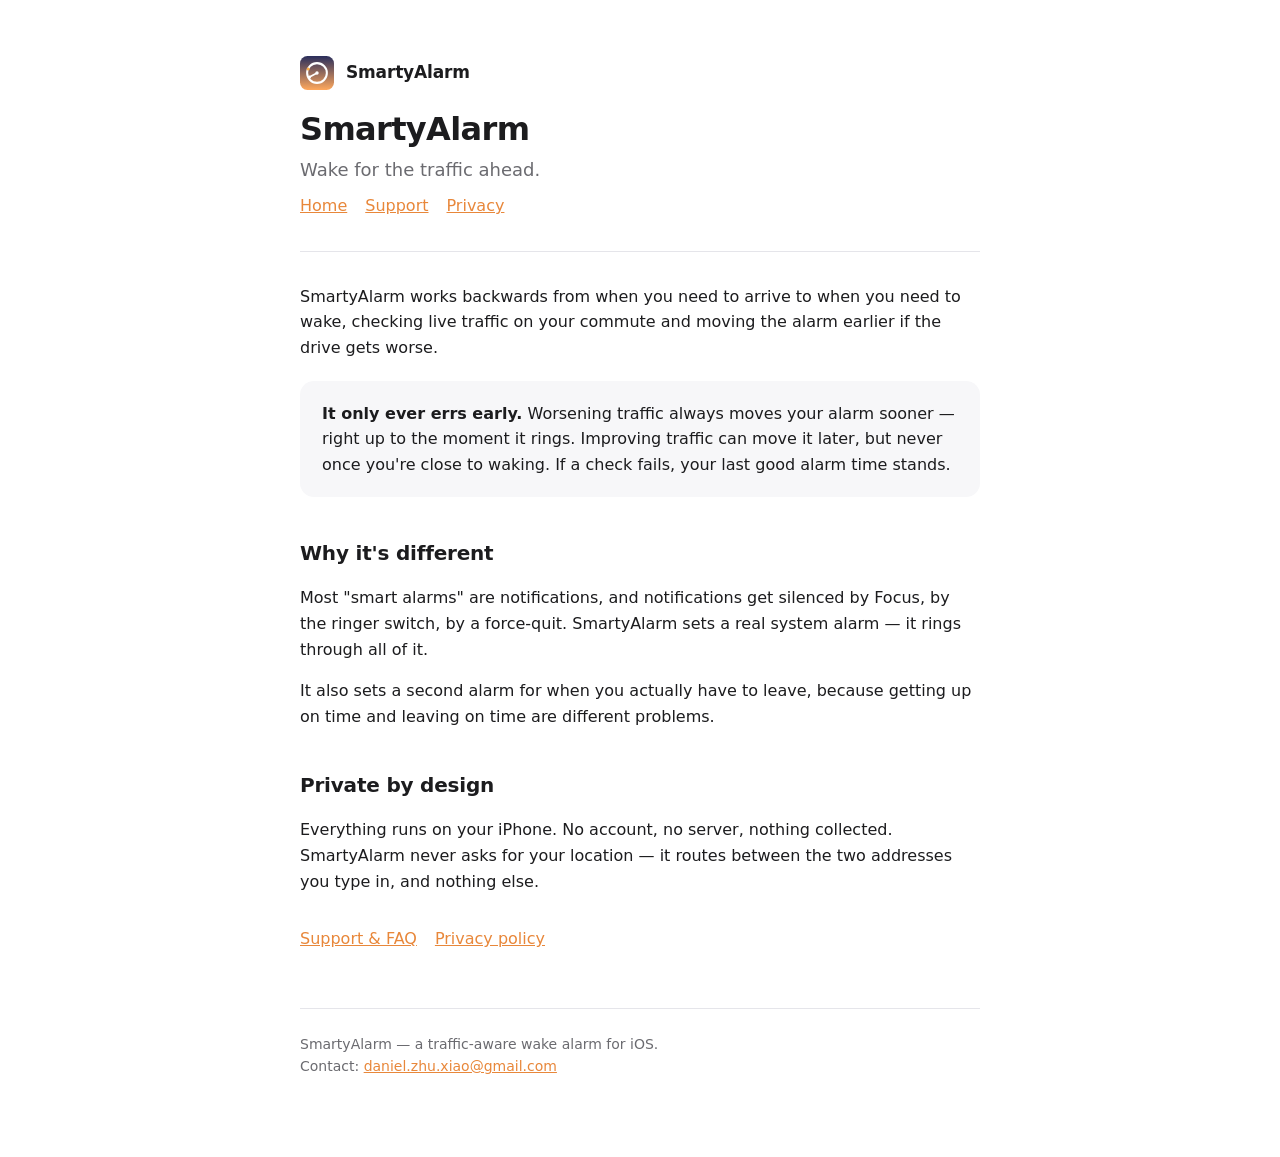
<file: docs/index.html>
<!doctype html>
<html lang="en">
<head>
<meta charset="utf-8">
<meta name="viewport" content="width=device-width, initial-scale=1">
<title>SmartyAlarm — SmartyAlarm</title>
<meta name="description" content="Wake for the traffic ahead.">
<link rel="stylesheet" href="_style.css">
</head>
<body><div class="wrap">
<header>
  <div class="mark"><svg width="34" height="34" viewBox="0 0 100 100" aria-hidden="true"><defs><linearGradient id="g" x1="0" y1="0" x2="0" y2="1"><stop offset="0" stop-color="#2a2e5c"/><stop offset="1" stop-color="#ffa85c"/></linearGradient></defs><rect width="100" height="100" rx="22" fill="url(#g)"/><circle cx="50" cy="50" r="29" fill="none" stroke="#fff" stroke-width="6"/><path d="M50 50 L28 62" stroke="#fff" stroke-width="5" stroke-linecap="round"/><circle cx="50" cy="50" r="5" fill="#fff"/><circle cx="28" cy="62" r="4.5" fill="#fff"/><circle cx="24" cy="38" r="4.5" fill="#ffb04a"/></svg><span>SmartyAlarm</span></div>
  <h1>SmartyAlarm</h1>
  <p class="lede">Wake for the traffic ahead.</p>
  <nav><a href="./">Home</a><a href="support.html">Support</a><a href="privacy.html">Privacy</a></nav>
</header>

<p>SmartyAlarm works backwards from when you need to arrive to when you need to wake, checking
live traffic on your commute and moving the alarm earlier if the drive gets worse.</p>

<div class="card">
<p><strong>It only ever errs early.</strong> Worsening traffic always moves your alarm sooner —
right up to the moment it rings. Improving traffic can move it later, but never once you're
close to waking. If a check fails, your last good alarm time stands.</p>
</div>

<h2>Why it's different</h2>
<p>Most "smart alarms" are notifications, and notifications get silenced by Focus, by the ringer
switch, by a force-quit. SmartyAlarm sets a real system alarm — it rings through all of it.</p>
<p>It also sets a second alarm for when you actually have to leave, because getting up on time
and leaving on time are different problems.</p>

<h2>Private by design</h2>
<p>Everything runs on your iPhone. No account, no server, nothing collected. SmartyAlarm never
asks for your location — it routes between the two addresses you type in, and nothing else.</p>

<nav style="margin-top:32px"><a href="support.html">Support &amp; FAQ</a><a href="privacy.html">Privacy policy</a></nav>

<footer>SmartyAlarm — a traffic-aware wake alarm for iOS.<br>
Contact: <a href="mailto:daniel.zhu.xiao@gmail.com">daniel.zhu.xiao@gmail.com</a></footer>
</div></body></html>
</file>
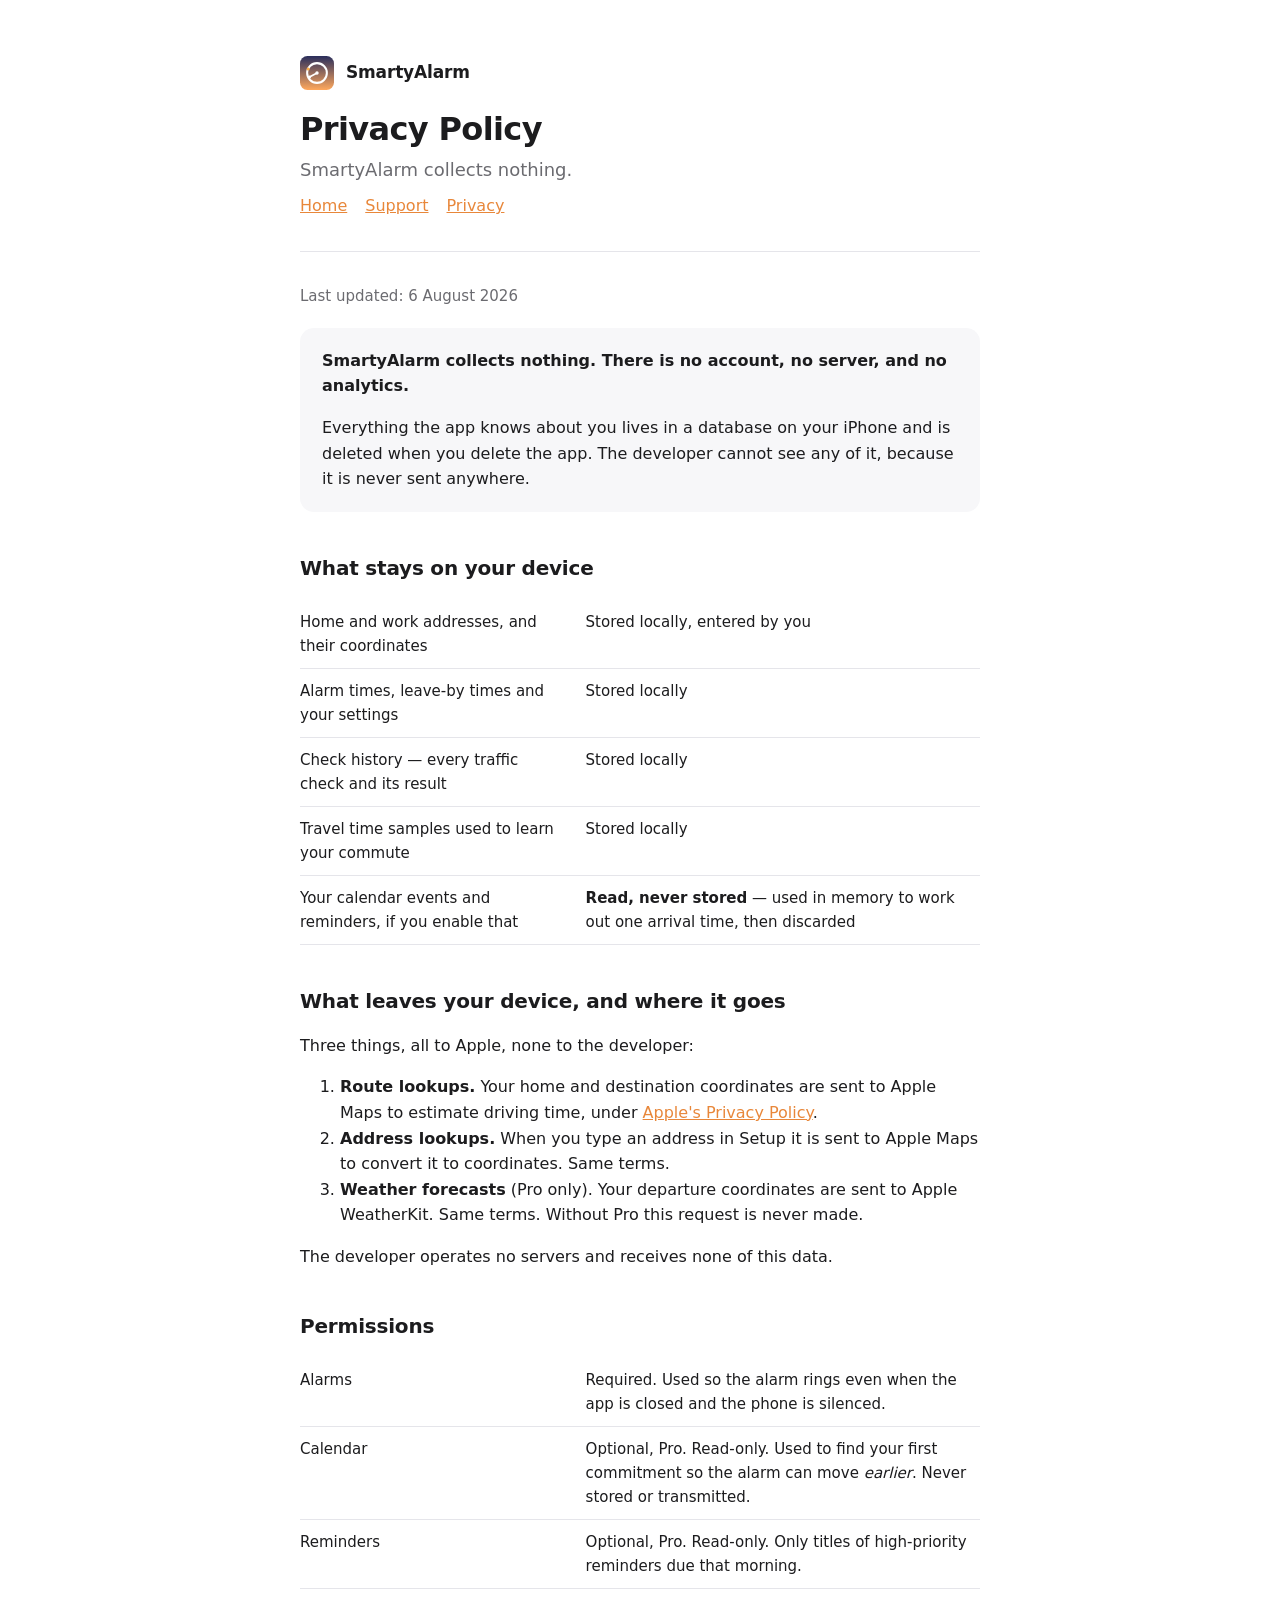
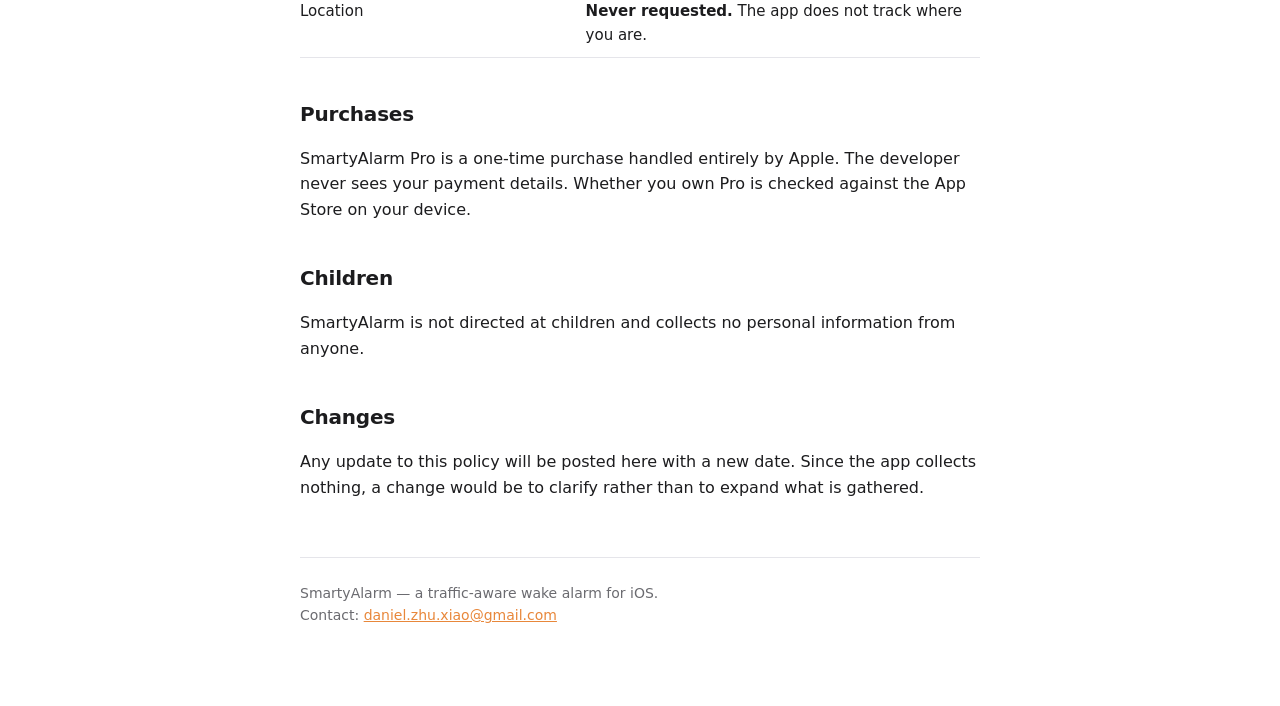
<file: docs/privacy.html>
<!doctype html>
<html lang="en">
<head>
<meta charset="utf-8">
<meta name="viewport" content="width=device-width, initial-scale=1">
<title>Privacy Policy — SmartyAlarm</title>
<meta name="description" content="SmartyAlarm collects nothing.">
<link rel="stylesheet" href="_style.css">
</head>
<body><div class="wrap">
<header>
  <div class="mark"><svg width="34" height="34" viewBox="0 0 100 100" aria-hidden="true"><defs><linearGradient id="g" x1="0" y1="0" x2="0" y2="1"><stop offset="0" stop-color="#2a2e5c"/><stop offset="1" stop-color="#ffa85c"/></linearGradient></defs><rect width="100" height="100" rx="22" fill="url(#g)"/><circle cx="50" cy="50" r="29" fill="none" stroke="#fff" stroke-width="6"/><path d="M50 50 L28 62" stroke="#fff" stroke-width="5" stroke-linecap="round"/><circle cx="50" cy="50" r="5" fill="#fff"/><circle cx="28" cy="62" r="4.5" fill="#fff"/><circle cx="24" cy="38" r="4.5" fill="#ffb04a"/></svg><span>SmartyAlarm</span></div>
  <h1>Privacy Policy</h1>
  <p class="lede">SmartyAlarm collects nothing.</p>
  <nav><a href="./">Home</a><a href="support.html">Support</a><a href="privacy.html">Privacy</a></nav>
</header>

<p class="muted">Last updated: 6 August 2026</p>

<div class="card">
<p><strong>SmartyAlarm collects nothing. There is no account, no server, and no analytics.</strong></p>
<p>Everything the app knows about you lives in a database on your iPhone and is deleted when you
delete the app. The developer cannot see any of it, because it is never sent anywhere.</p>
</div>

<h2>What stays on your device</h2>
<table>
<tr><td>Home and work addresses, and their coordinates</td><td>Stored locally, entered by you</td></tr>
<tr><td>Alarm times, leave-by times and your settings</td><td>Stored locally</td></tr>
<tr><td>Check history — every traffic check and its result</td><td>Stored locally</td></tr>
<tr><td>Travel time samples used to learn your commute</td><td>Stored locally</td></tr>
<tr><td>Your calendar events and reminders, if you enable that</td><td><strong>Read, never stored</strong> — used in memory to work out one arrival time, then discarded</td></tr>
</table>

<h2>What leaves your device, and where it goes</h2>
<p>Three things, all to Apple, none to the developer:</p>
<ol>
<li><strong>Route lookups.</strong> Your home and destination coordinates are sent to Apple Maps
to estimate driving time, under
<a href="https://www.apple.com/legal/privacy/">Apple's Privacy Policy</a>.</li>
<li><strong>Address lookups.</strong> When you type an address in Setup it is sent to Apple Maps
to convert it to coordinates. Same terms.</li>
<li><strong>Weather forecasts</strong> (Pro only). Your departure coordinates are sent to Apple
WeatherKit. Same terms. Without Pro this request is never made.</li>
</ol>
<p>The developer operates no servers and receives none of this data.</p>

<h2>Permissions</h2>
<table>
<tr><td>Alarms</td><td>Required. Used so the alarm rings even when the app is closed and the phone is silenced.</td></tr>
<tr><td>Calendar</td><td>Optional, Pro. Read-only. Used to find your first commitment so the alarm can move <em>earlier</em>. Never stored or transmitted.</td></tr>
<tr><td>Reminders</td><td>Optional, Pro. Read-only. Only titles of high-priority reminders due that morning.</td></tr>
<tr><td>Location</td><td><strong>Never requested.</strong> The app does not track where you are.</td></tr>
</table>

<h2>Purchases</h2>
<p>SmartyAlarm Pro is a one-time purchase handled entirely by Apple. The developer never sees
your payment details. Whether you own Pro is checked against the App Store on your device.</p>

<h2>Children</h2>
<p>SmartyAlarm is not directed at children and collects no personal information from anyone.</p>

<h2>Changes</h2>
<p>Any update to this policy will be posted here with a new date. Since the app collects nothing,
a change would be to clarify rather than to expand what is gathered.</p>

<footer>SmartyAlarm — a traffic-aware wake alarm for iOS.<br>
Contact: <a href="mailto:daniel.zhu.xiao@gmail.com">daniel.zhu.xiao@gmail.com</a></footer>
</div></body></html>
</file>
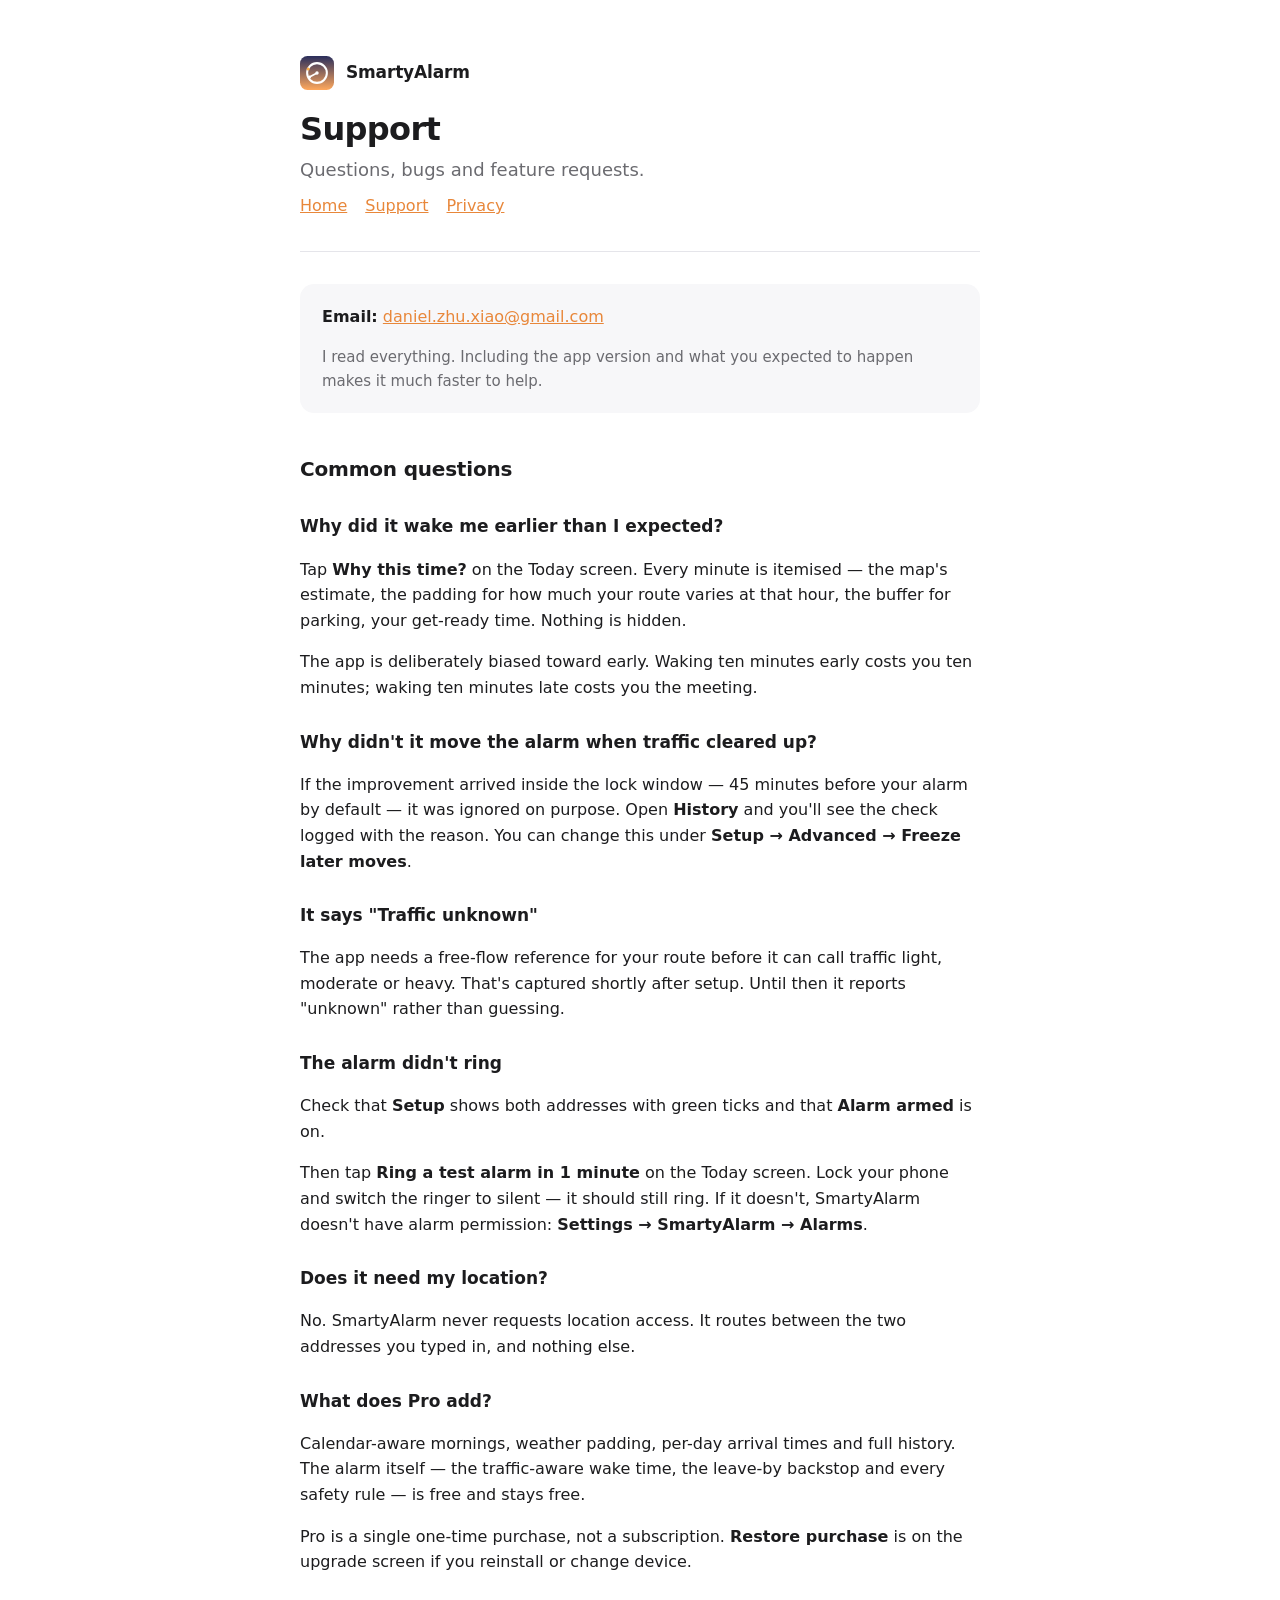
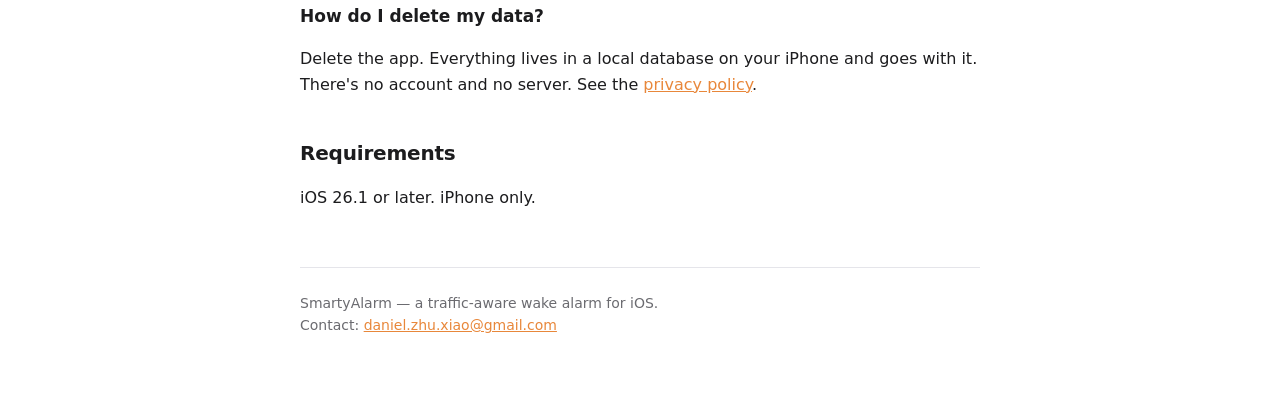
<file: docs/support.html>
<!doctype html>
<html lang="en">
<head>
<meta charset="utf-8">
<meta name="viewport" content="width=device-width, initial-scale=1">
<title>Support — SmartyAlarm</title>
<meta name="description" content="Questions, bugs and feature requests.">
<link rel="stylesheet" href="_style.css">
</head>
<body><div class="wrap">
<header>
  <div class="mark"><svg width="34" height="34" viewBox="0 0 100 100" aria-hidden="true"><defs><linearGradient id="g" x1="0" y1="0" x2="0" y2="1"><stop offset="0" stop-color="#2a2e5c"/><stop offset="1" stop-color="#ffa85c"/></linearGradient></defs><rect width="100" height="100" rx="22" fill="url(#g)"/><circle cx="50" cy="50" r="29" fill="none" stroke="#fff" stroke-width="6"/><path d="M50 50 L28 62" stroke="#fff" stroke-width="5" stroke-linecap="round"/><circle cx="50" cy="50" r="5" fill="#fff"/><circle cx="28" cy="62" r="4.5" fill="#fff"/><circle cx="24" cy="38" r="4.5" fill="#ffb04a"/></svg><span>SmartyAlarm</span></div>
  <h1>Support</h1>
  <p class="lede">Questions, bugs and feature requests.</p>
  <nav><a href="./">Home</a><a href="support.html">Support</a><a href="privacy.html">Privacy</a></nav>
</header>

<div class="card">
<p><strong>Email:</strong> <a href="mailto:daniel.zhu.xiao@gmail.com">daniel.zhu.xiao@gmail.com</a></p>
<p class="muted">I read everything. Including the app version and what you expected to happen
makes it much faster to help.</p>
</div>

<h2>Common questions</h2>

<h3>Why did it wake me earlier than I expected?</h3>
<p>Tap <strong>Why this time?</strong> on the Today screen. Every minute is itemised — the map's
estimate, the padding for how much your route varies at that hour, the buffer for parking, your
get-ready time. Nothing is hidden.</p>
<p>The app is deliberately biased toward early. Waking ten minutes early costs you ten minutes;
waking ten minutes late costs you the meeting.</p>

<h3>Why didn't it move the alarm when traffic cleared up?</h3>
<p>If the improvement arrived inside the lock window — 45 minutes before your alarm by default —
it was ignored on purpose. Open <strong>History</strong> and you'll see the check logged with the
reason. You can change this under <strong>Setup → Advanced → Freeze later moves</strong>.</p>

<h3>It says "Traffic unknown"</h3>
<p>The app needs a free-flow reference for your route before it can call traffic light, moderate
or heavy. That's captured shortly after setup. Until then it reports "unknown" rather than
guessing.</p>

<h3>The alarm didn't ring</h3>
<p>Check that <strong>Setup</strong> shows both addresses with green ticks and that
<strong>Alarm armed</strong> is on.</p>
<p>Then tap <strong>Ring a test alarm in 1 minute</strong> on the Today screen. Lock your phone
and switch the ringer to silent — it should still ring. If it doesn't, SmartyAlarm doesn't have
alarm permission: <strong>Settings → SmartyAlarm → Alarms</strong>.</p>

<h3>Does it need my location?</h3>
<p>No. SmartyAlarm never requests location access. It routes between the two addresses you typed
in, and nothing else.</p>

<h3>What does Pro add?</h3>
<p>Calendar-aware mornings, weather padding, per-day arrival times and full history. The alarm
itself — the traffic-aware wake time, the leave-by backstop and every safety rule — is free and
stays free.</p>
<p>Pro is a single one-time purchase, not a subscription. <strong>Restore purchase</strong> is on
the upgrade screen if you reinstall or change device.</p>

<h3>How do I delete my data?</h3>
<p>Delete the app. Everything lives in a local database on your iPhone and goes with it. There's
no account and no server. See the <a href="privacy.html">privacy policy</a>.</p>

<h2>Requirements</h2>
<p>iOS 26.1 or later. iPhone only.</p>

<footer>SmartyAlarm — a traffic-aware wake alarm for iOS.<br>
Contact: <a href="mailto:daniel.zhu.xiao@gmail.com">daniel.zhu.xiao@gmail.com</a></footer>
</div></body></html>
</file>
<file: docs/_style.css>
:root { --bg:#fff; --fg:#1c1c1e; --dim:#6b6b70; --line:#e5e5ea; --accent:#e8873a; --card:#f7f7f9; }
@media (prefers-color-scheme: dark) {
  :root { --bg:#000; --fg:#f2f2f7; --dim:#98989f; --line:#2c2c2e; --accent:#ffb04a; --card:#1c1c1e; }
}
* { box-sizing: border-box; }
body { margin:0; padding:0 20px 80px; background:var(--bg); color:var(--fg);
  font:16px/1.6 -apple-system,BlinkMacSystemFont,"SF Pro Text",system-ui,sans-serif;
  -webkit-text-size-adjust:100%; }
.wrap { max-width:680px; margin:0 auto; }
header { padding:56px 0 32px; border-bottom:1px solid var(--line); margin-bottom:32px; }
.mark { display:flex; align-items:center; gap:12px; margin-bottom:20px; }
.mark svg { flex:none; }
.mark span { font-weight:600; font-size:17px; letter-spacing:-.01em; }
h1 { font-size:32px; line-height:1.2; letter-spacing:-.02em; margin:0 0 8px; }
h2 { font-size:20px; letter-spacing:-.01em; margin:40px 0 12px; }
h3 { font-size:17px; margin:28px 0 6px; }
p, li { color:var(--fg); }
.lede { font-size:18px; color:var(--dim); margin:0; }
a { color:var(--accent); }
table { width:100%; border-collapse:collapse; margin:16px 0; font-size:15px; }
td { padding:10px 0; border-bottom:1px solid var(--line); vertical-align:top; }
td:first-child { padding-right:20px; width:42%; font-weight:500; }
.card { background:var(--card); border-radius:14px; padding:20px 22px; margin:20px 0; }
.card p:first-child { margin-top:0; } .card p:last-child { margin-bottom:0; }
.muted { color:var(--dim); font-size:15px; }
footer { margin-top:56px; padding-top:24px; border-top:1px solid var(--line);
  color:var(--dim); font-size:14px; }
nav { margin-top:8px; } nav a { margin-right:18px; }
</file>
